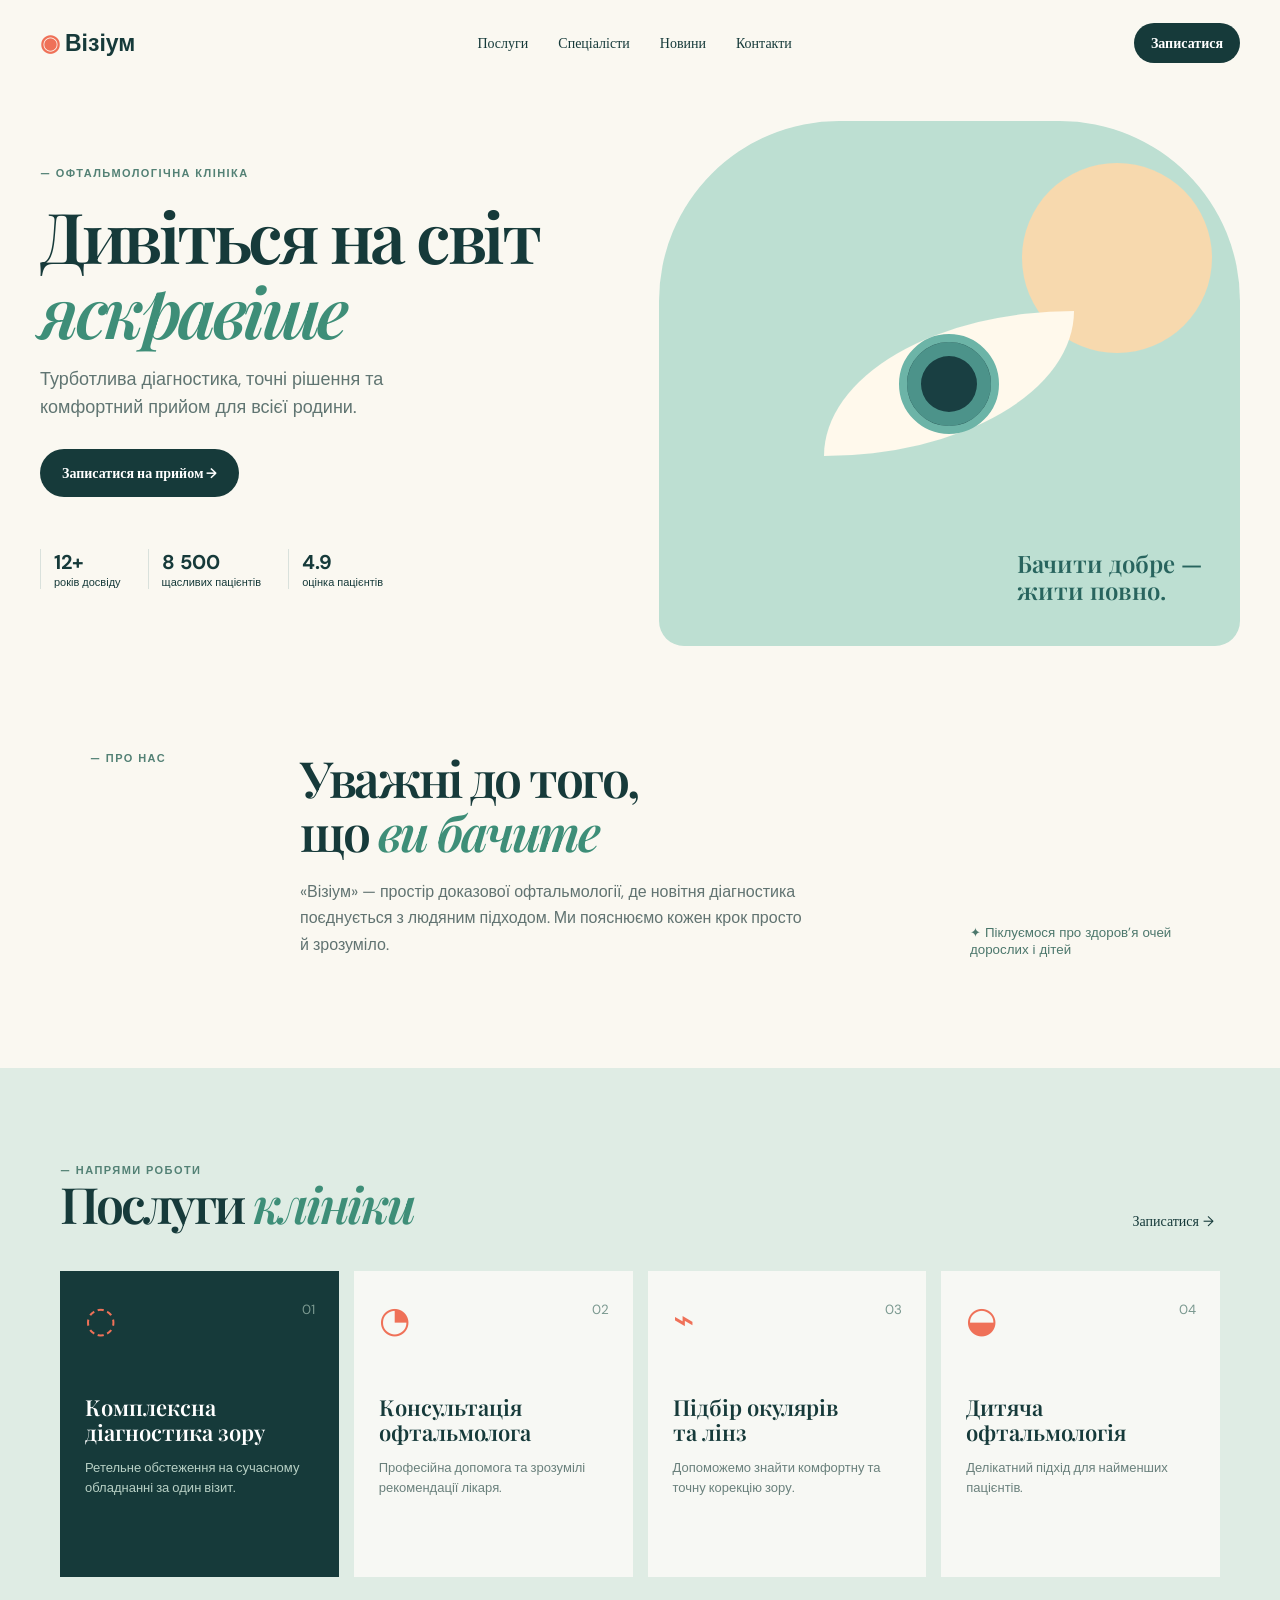
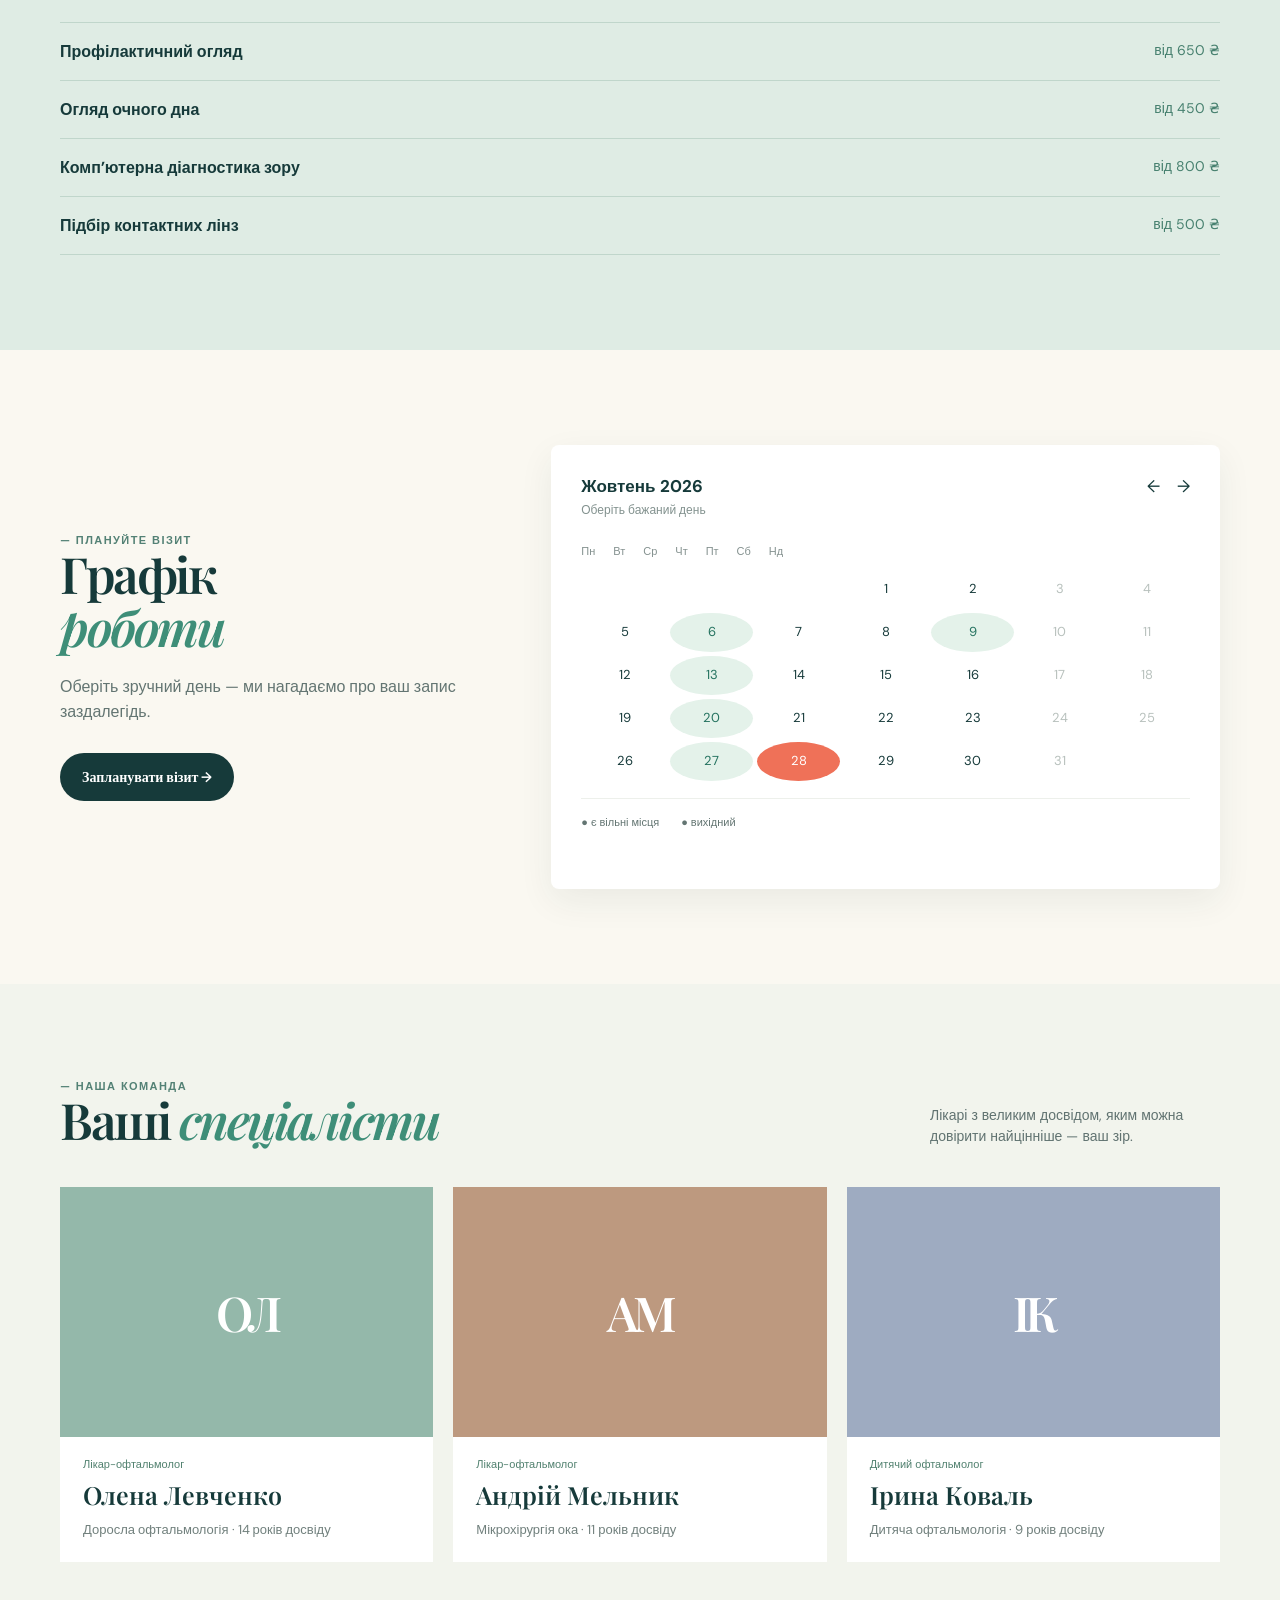
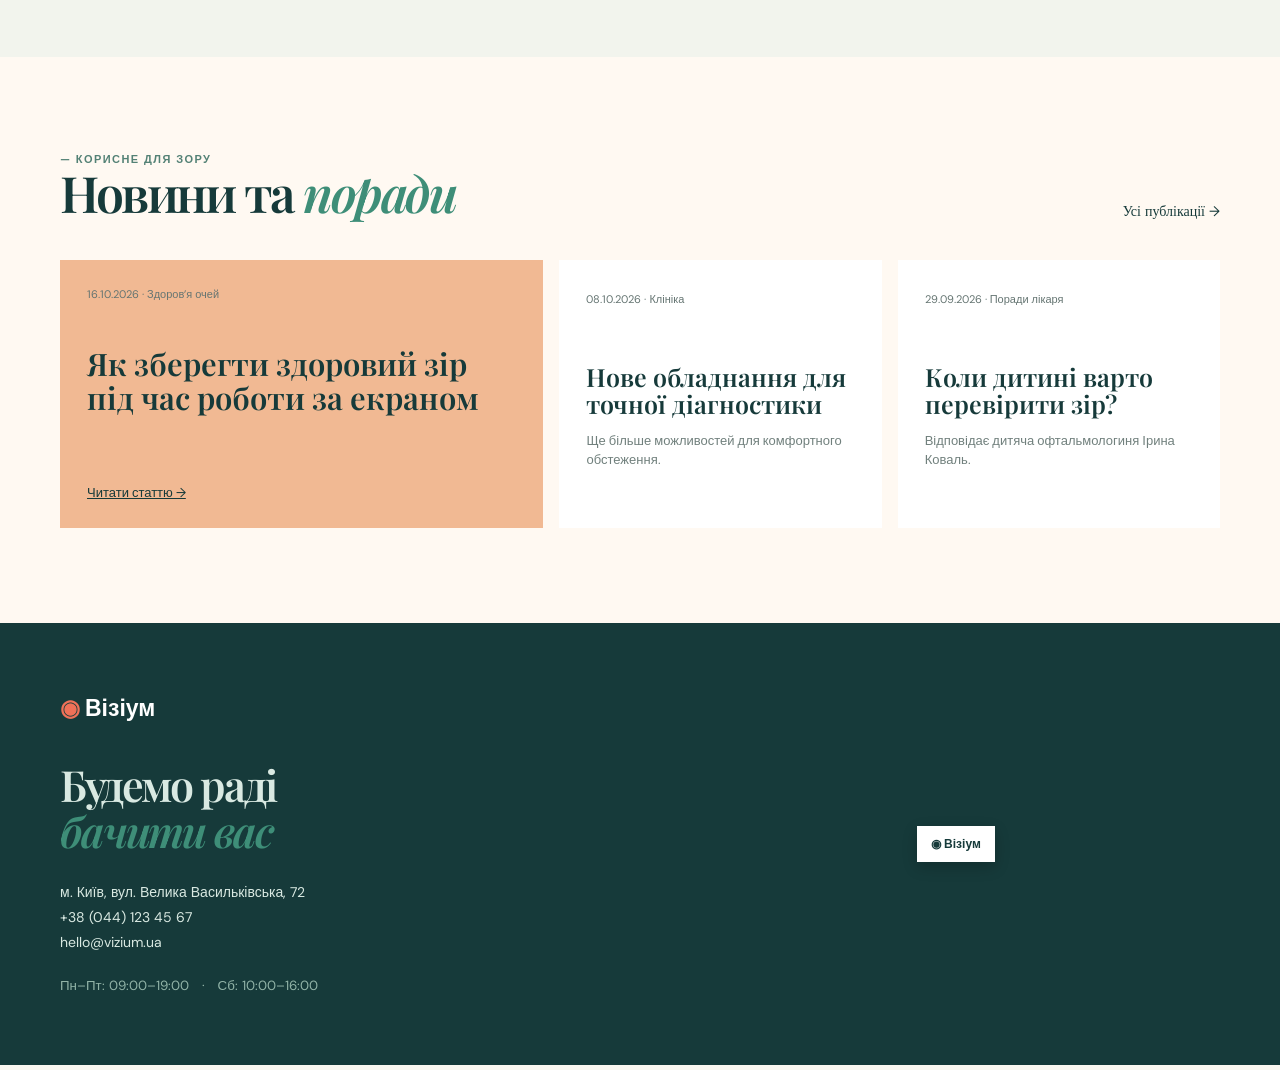
<file: index.html>
<!doctype html>
<html lang="uk">
<head><meta charset="utf-8"><meta name="viewport" content="width=device-width,initial-scale=1"><title>Візіум — офтальмологічна клініка</title><link rel="preconnect" href="https://fonts.googleapis.com"><link rel="preconnect" href="https://fonts.gstatic.com" crossorigin><link href="https://fonts.googleapis.com/css2?family=DM+Sans:wght@400;500;600;700&family=Playfair+Display:wght@600;700&display=swap" rel="stylesheet"><link rel="stylesheet" href="style.css"></head>
<body><header><a class="brand" href="#top"><i>◉</i> Візіум</a><nav><a href="services.html">Послуги</a><a href="doctors.html">Спеціалісти</a><a href="news.html">Новини</a><a href="contacts.html">Контакти</a></nav><button class="btn mini open-modal">Записатися</button></header>
<main id="top">
<section class="hero"><div><p class="eyebrow">— ОФТАЛЬМОЛОГІЧНА КЛІНІКА</p><h1>Дивіться на світ <em>яскравіше</em></h1><p class="lead">Турботлива діагностика, точні рішення та комфортний прийом для всієї родини.</p><button class="btn open-modal">Записатися на прийом →</button><div class="stats"><span><b>12+</b>років досвіду</span><span><b>8 500</b>щасливих пацієнтів</span><span><b>4.9</b>оцінка пацієнтів</span></div></div><div class="art"><div class="sun"></div><div class="eye"><span></span></div><p>Бачити добре —<br>жити повно.</p></div></section>
<section class="about"><p class="eyebrow">— ПРО НАС</p><div><h2>Уважні до того,<br>що <em>ви бачите</em></h2><p>«Візіум» — простір доказової офтальмології, де новітня діагностика поєднується з людяним підходом. Ми пояснюємо кожен крок просто й зрозуміло.</p></div><small>✦ Піклуємося про здоров’я очей дорослих і дітей</small></section>
<section id="services" class="services"><div class="title"><div><p class="eyebrow">— НАПРЯМИ РОБОТИ</p><h2>Послуги <em>клініки</em></h2></div><button class="link-btn open-modal">Записатися →</button></div><div class="cards"><article class="primary"><i>◌</i><small>01</small><h3>Комплексна<br>діагностика зору</h3><p>Ретельне обстеження на сучасному обладнанні за один візит.</p></article><article><i>◔</i><small>02</small><h3>Консультація<br>офтальмолога</h3><p>Професійна допомога та зрозумілі рекомендації лікаря.</p></article><article><i>⌁</i><small>03</small><h3>Підбір окулярів<br>та лінз</h3><p>Допоможемо знайти комфортну та точну корекцію зору.</p></article><article><i>◒</i><small>04</small><h3>Дитяча<br>офтальмологія</h3><p>Делікатний підхід для найменших пацієнтів.</p></article></div><div class="service-list"><div><b>Профілактичний огляд</b><span>від 650 ₴</span></div><div><b>Огляд очного дна</b><span>від 450 ₴</span></div><div><b>Комп’ютерна діагностика зору</b><span>від 800 ₴</span></div><div><b>Підбір контактних лінз</b><span>від 500 ₴</span></div></div></section>
<section id="schedule" class="schedule"><div><p class="eyebrow">— ПЛАНУЙТЕ ВІЗИТ</p><h2>Графік<br><em>роботи</em></h2><p>Оберіть зручний день — ми нагадаємо про ваш запис заздалегідь.</p><button class="btn open-modal">Запланувати візит →</button></div><div class="calendar"><div class="calhead"><b>Жовтень 2026</b><span>←　→</span></div><small>Оберіть бажаний день</small><div class="week">Пн Вт Ср Чт Пт Сб Нд</div><div id="dates" class="dates"></div><p class="legend">● є вільні місця　　● вихідний</p></div></section>
<section id="doctors" class="doctors"><div class="title"><div><p class="eyebrow">— НАША КОМАНДА</p><h2>Ваші <em>спеціалісти</em></h2></div><p>Лікарі з великим досвідом, яким можна довірити найцінніше — ваш зір.</p></div><div class="doctor-grid"><article><div class="portrait one">ОЛ</div><small>Лікар-офтальмолог</small><h3>Олена Левченко</h3><p>Доросла офтальмологія · 14 років досвіду</p></article><article><div class="portrait two">АМ</div><small>Лікар-офтальмолог</small><h3>Андрій Мельник</h3><p>Мікрохірургія ока · 11 років досвіду</p></article><article><div class="portrait three">ІК</div><small>Дитячий офтальмолог</small><h3>Ірина Коваль</h3><p>Дитяча офтальмологія · 9 років досвіду</p></article></div></section>
<section id="news" class="news"><div class="title"><div><p class="eyebrow">— КОРИСНЕ ДЛЯ ЗОРУ</p><h2>Новини та <em>поради</em></h2></div><a href="news.html">Усі публікації →</a></div><div class="news-grid"><article class="news-main"><span>16.10.2026 · Здоров’я очей</span><h3>Як зберегти здоровий зір під час роботи за екраном</h3><a href="#news">Читати статтю →</a></article><article><span>08.10.2026 · Клініка</span><h3>Нове обладнання для точної діагностики</h3><p>Ще більше можливостей для комфортного обстеження.</p></article><article><span>29.09.2026 · Поради лікаря</span><h3>Коли дитині варто перевірити зір?</h3><p>Відповідає дитяча офтальмологиня Ірина Коваль.</p></article></div></section>
</main>
<footer id="contacts"><div><a class="brand" href="#top"><i>◉</i> Візіум</a><h2>Будемо раді<br><em>бачити вас</em></h2><p>м. Київ, вул. Велика Васильківська, 72<br>+38 (044) 123 45 67<br>hello@vizium.ua</p><small>Пн–Пт: 09:00–19:00　·　Сб: 10:00–16:00</small></div><div class="map"><iframe title="Карта клініки" src="https://www.openstreetmap.org/export/embed.html?bbox=30.506%2C50.437%2C30.526%2C50.447&layer=mapnik&marker=50.442%2C30.516"></iframe><b>◉ Візіум</b></div></footer>
<div class="modal" id="modal" aria-hidden="true"><div class="modal-card"><button class="close-modal" aria-label="Закрити">×</button><p class="eyebrow">— ЗАПИС НА ПРИЙОМ</p><h2>Оберіть зручний<br><em>час для візиту</em></h2><p>Залиште контакти, і адміністратор зателефонує вам для підтвердження запису.</p><form id="booking-form"><label>Ваше ім’я<input required placeholder="Ім’я та прізвище"></label><label>Номер телефону<input required type="tel" placeholder="+38 (___) ___ __ __"></label><label>Послуга<select><option>Консультація офтальмолога</option><option>Комплексна діагностика</option><option>Підбір окулярів та лінз</option><option>Дитяча офтальмологія</option></select></label><button class="btn" type="submit">Надіслати заявку →</button><output></output></form></div></div>
<script src="script.js"></script></body></html>
</file>
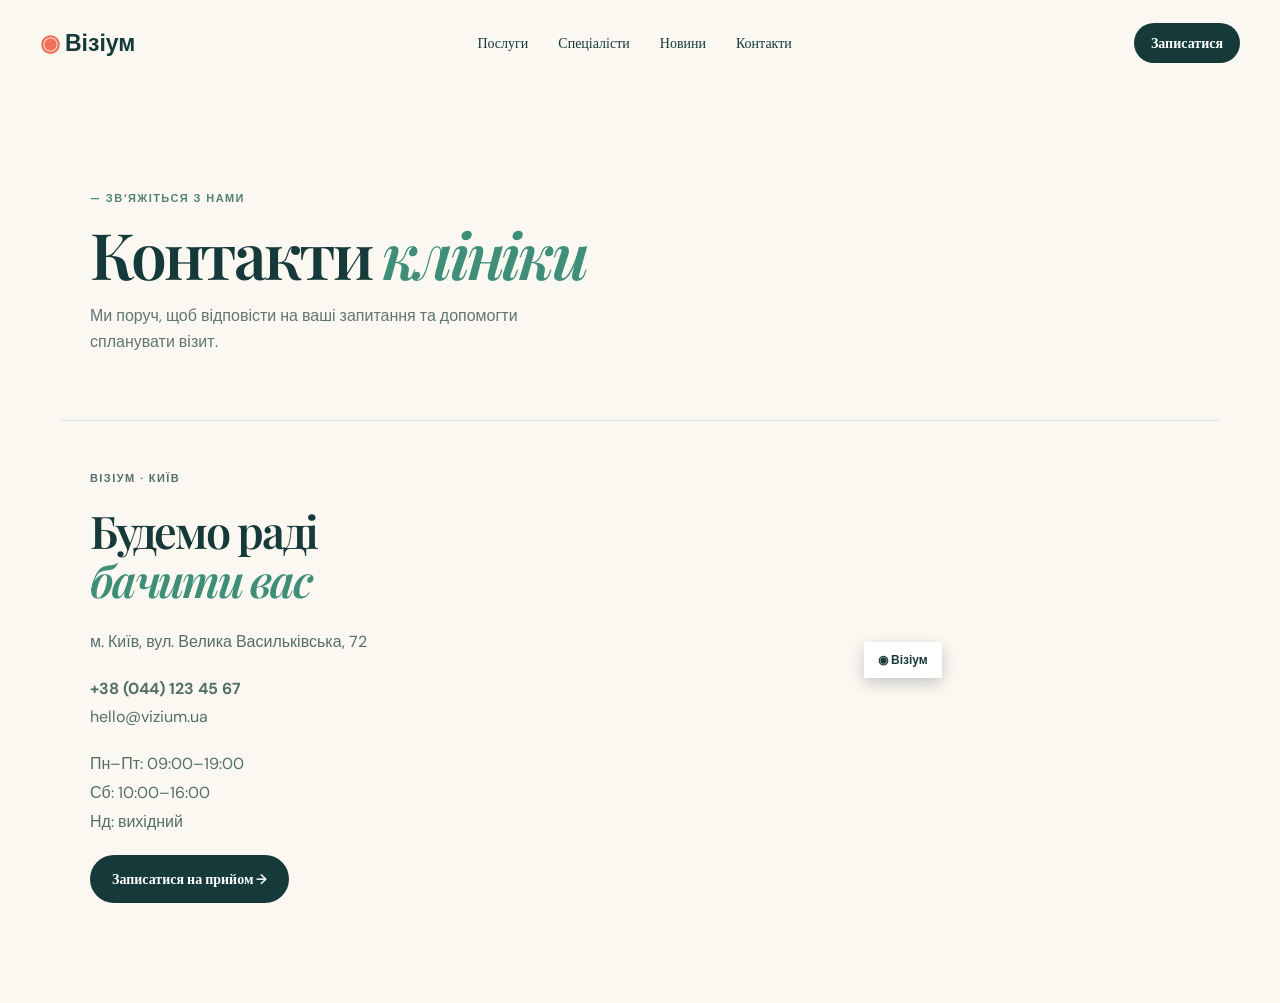
<file: contacts.html>
<!doctype html><html lang="uk"><head><meta charset="utf-8"><meta name="viewport" content="width=device-width,initial-scale=1"><title>Контакти — Візіум</title><link rel="preconnect" href="https://fonts.googleapis.com"><link rel="preconnect" href="https://fonts.gstatic.com" crossorigin><link href="https://fonts.googleapis.com/css2?family=DM+Sans:wght@400;500;600;700&family=Playfair+Display:wght@600;700&display=swap" rel="stylesheet"><link rel="stylesheet" href="style.css"></head><body><header><a class="brand" href="index.html"><i>◉</i> Візіум</a><nav><a href="services.html">Послуги</a><a href="doctors.html">Спеціалісти</a><a href="news.html">Новини</a><a href="contacts.html">Контакти</a></nav><button class="btn mini open-modal">Записатися</button></header><main><section class="page-head"><p class="eyebrow">— ЗВ’ЯЖІТЬСЯ З НАМИ</p><h1>Контакти <em>клініки</em></h1><p>Ми поруч, щоб відповісти на ваші запитання та допомогти спланувати візит.</p></section><section class="contacts-page"><div><p class="eyebrow">ВІЗІУМ · КИЇВ</p><h2>Будемо раді<br><em>бачити вас</em></h2><p>м. Київ, вул. Велика Васильківська, 72</p><p><b>+38 (044) 123 45 67</b><br>hello@vizium.ua</p><p>Пн–Пт: 09:00–19:00<br>Сб: 10:00–16:00<br>Нд: вихідний</p><button class="btn open-modal">Записатися на прийом →</button></div><div class="map"><iframe title="Карта клініки" src="https://www.openstreetmap.org/export/embed.html?bbox=30.506%2C50.437%2C30.526%2C50.447&layer=mapnik&marker=50.442%2C30.516"></iframe><b>◉ Візіум</b></div></section></main><script src="script.js"></script></body></html>
</file>
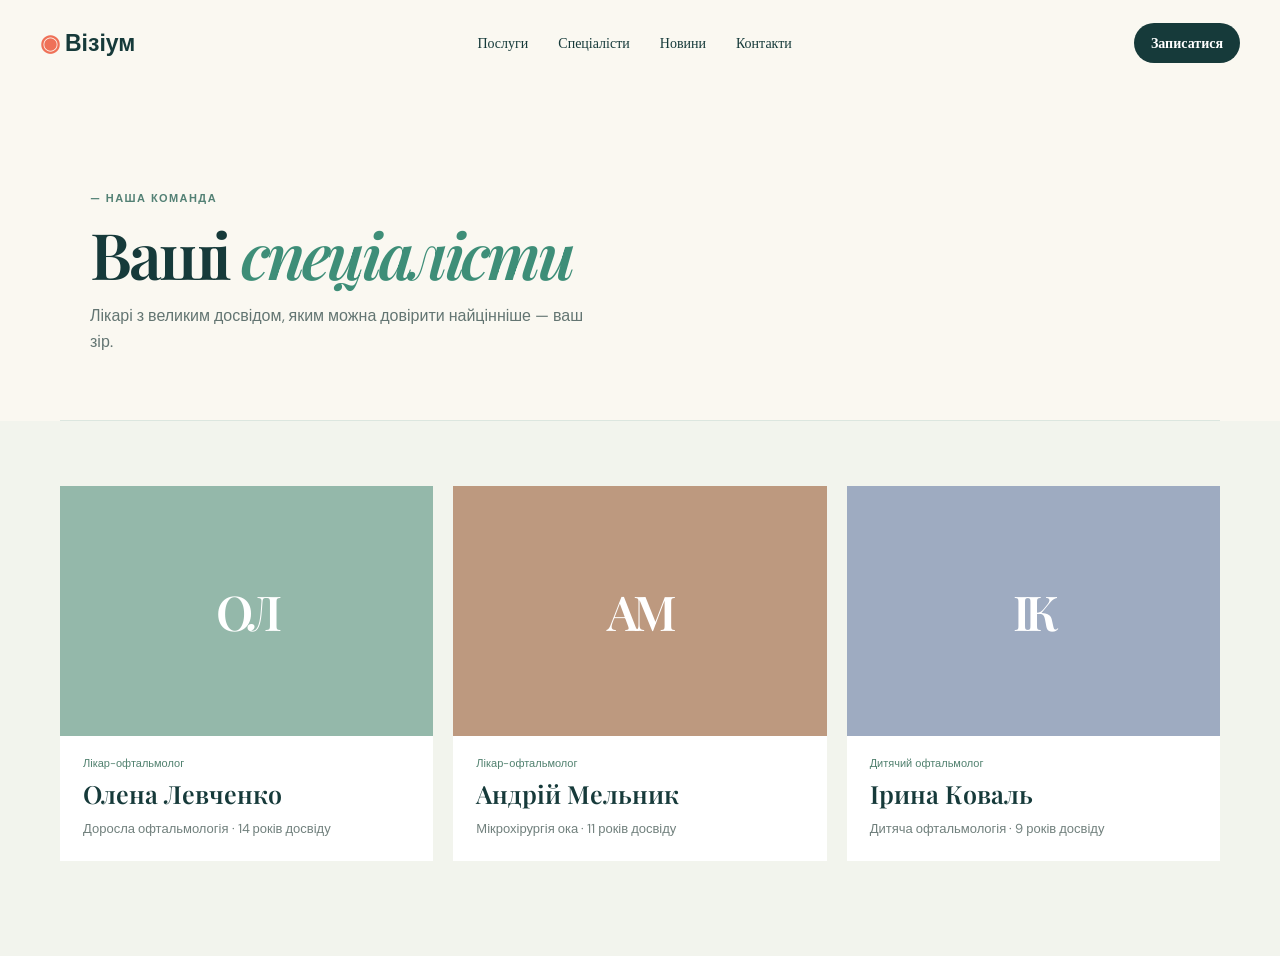
<file: doctors.html>
<!doctype html><html lang="uk"><head><meta charset="utf-8"><meta name="viewport" content="width=device-width,initial-scale=1"><title>Спеціалісти — Візіум</title><link rel="preconnect" href="https://fonts.googleapis.com"><link rel="preconnect" href="https://fonts.gstatic.com" crossorigin><link href="https://fonts.googleapis.com/css2?family=DM+Sans:wght@400;500;600;700&family=Playfair+Display:wght@600;700&display=swap" rel="stylesheet"><link rel="stylesheet" href="style.css"></head><body><header><a class="brand" href="index.html"><i>◉</i> Візіум</a><nav><a href="services.html">Послуги</a><a href="doctors.html">Спеціалісти</a><a href="news.html">Новини</a><a href="contacts.html">Контакти</a></nav><button class="btn mini open-modal">Записатися</button></header><main><section class="page-head"><p class="eyebrow">— НАША КОМАНДА</p><h1>Ваші <em>спеціалісти</em></h1><p>Лікарі з великим досвідом, яким можна довірити найцінніше — ваш зір.</p></section><section class="doctors page-section"><div class="doctor-grid"><article><div class="portrait one">ОЛ</div><small>Лікар-офтальмолог</small><h3>Олена Левченко</h3><p>Доросла офтальмологія · 14 років досвіду</p></article><article><div class="portrait two">АМ</div><small>Лікар-офтальмолог</small><h3>Андрій Мельник</h3><p>Мікрохірургія ока · 11 років досвіду</p></article><article><div class="portrait three">ІК</div><small>Дитячий офтальмолог</small><h3>Ірина Коваль</h3><p>Дитяча офтальмологія · 9 років досвіду</p></article></div></section></main><script src="script.js"></script></body></html>
</file>
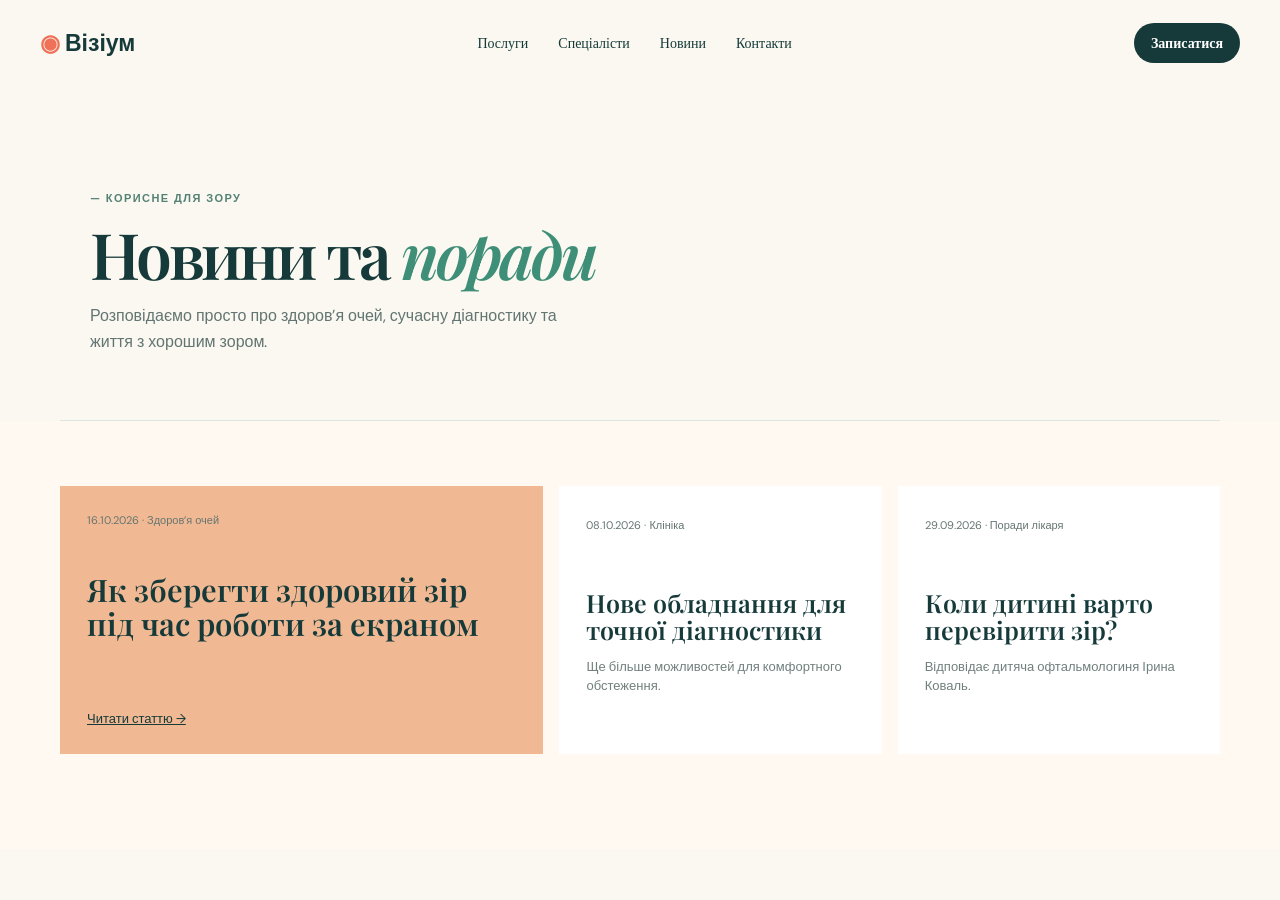
<file: news.html>
<!doctype html><html lang="uk"><head><meta charset="utf-8"><meta name="viewport" content="width=device-width,initial-scale=1"><title>Новини — Візіум</title><link rel="preconnect" href="https://fonts.googleapis.com"><link rel="preconnect" href="https://fonts.gstatic.com" crossorigin><link href="https://fonts.googleapis.com/css2?family=DM+Sans:wght@400;500;600;700&family=Playfair+Display:wght@600;700&display=swap" rel="stylesheet"><link rel="stylesheet" href="style.css"></head><body><header><a class="brand" href="index.html"><i>◉</i> Візіум</a><nav><a href="services.html">Послуги</a><a href="doctors.html">Спеціалісти</a><a href="news.html">Новини</a><a href="contacts.html">Контакти</a></nav><button class="btn mini open-modal">Записатися</button></header><main><section class="page-head"><p class="eyebrow">— КОРИСНЕ ДЛЯ ЗОРУ</p><h1>Новини та <em>поради</em></h1><p>Розповідаємо просто про здоров’я очей, сучасну діагностику та життя з хорошим зором.</p></section><section class="news page-section"><div class="news-grid"><article class="news-main"><span>16.10.2026 · Здоров’я очей</span><h3>Як зберегти здоровий зір під час роботи за екраном</h3><a href="#">Читати статтю →</a></article><article><span>08.10.2026 · Клініка</span><h3>Нове обладнання для точної діагностики</h3><p>Ще більше можливостей для комфортного обстеження.</p></article><article><span>29.09.2026 · Поради лікаря</span><h3>Коли дитині варто перевірити зір?</h3><p>Відповідає дитяча офтальмологиня Ірина Коваль.</p></article></div></section></main><script src="script.js"></script></body></html>
</file>
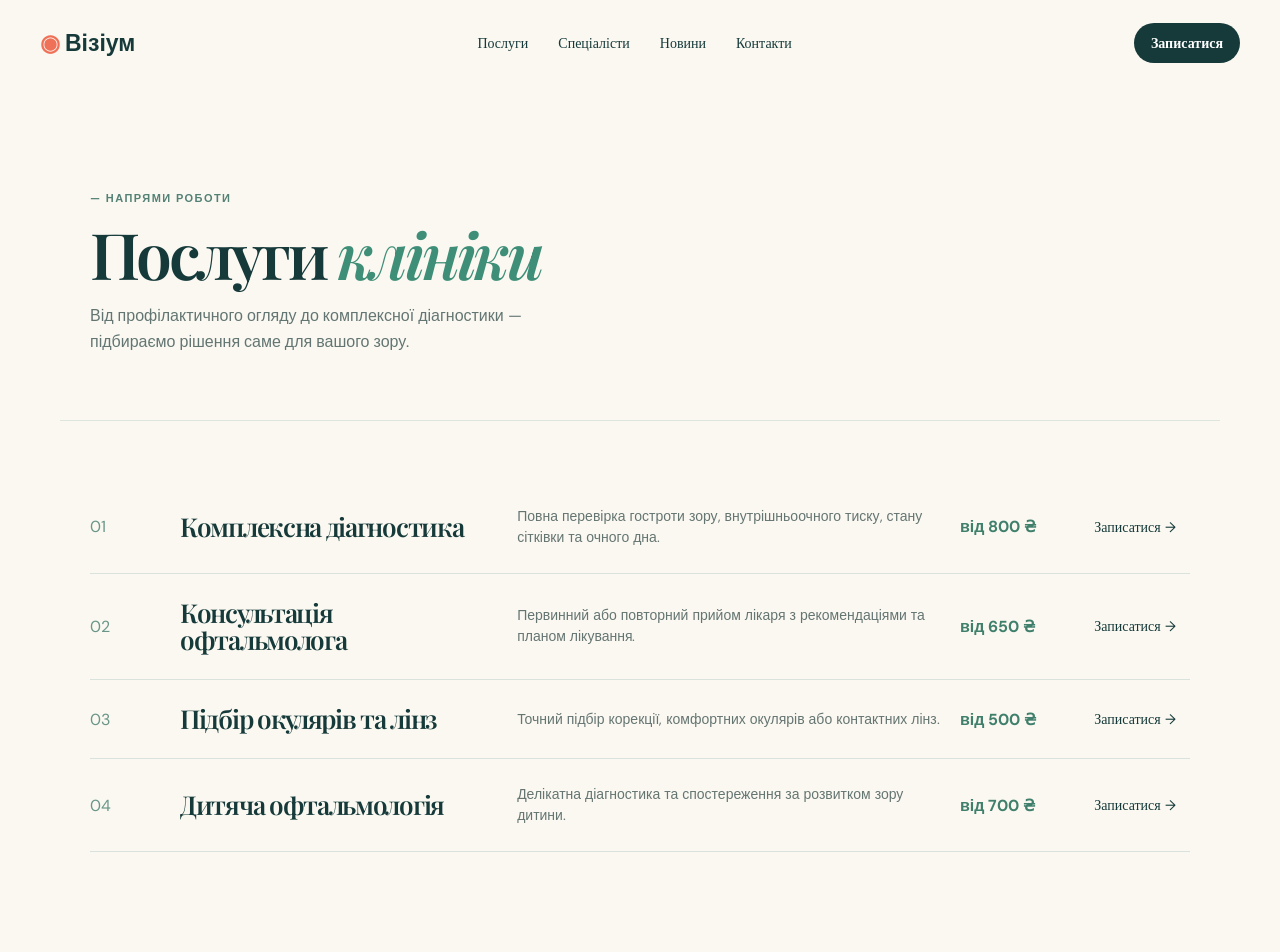
<file: services.html>
<!doctype html><html lang="uk"><head><meta charset="utf-8"><meta name="viewport" content="width=device-width,initial-scale=1"><title>Послуги — Візіум</title><link rel="preconnect" href="https://fonts.googleapis.com"><link rel="preconnect" href="https://fonts.gstatic.com" crossorigin><link href="https://fonts.googleapis.com/css2?family=DM+Sans:wght@400;500;600;700&family=Playfair+Display:wght@600;700&display=swap" rel="stylesheet"><link rel="stylesheet" href="style.css"></head><body><header><a class="brand" href="index.html"><i>◉</i> Візіум</a><nav><a href="services.html">Послуги</a><a href="doctors.html">Спеціалісти</a><a href="news.html">Новини</a><a href="contacts.html">Контакти</a></nav><button class="btn mini open-modal">Записатися</button></header><main><section class="page-head"><p class="eyebrow">— НАПРЯМИ РОБОТИ</p><h1>Послуги <em>клініки</em></h1><p>Від профілактичного огляду до комплексної діагностики — підбираємо рішення саме для вашого зору.</p></section><section class="catalog"><article><span>01</span><h2>Комплексна діагностика</h2><p>Повна перевірка гостроти зору, внутрішньоочного тиску, стану сітківки та очного дна.</p><b>від 800 ₴</b><button class="link-btn open-modal">Записатися →</button></article><article><span>02</span><h2>Консультація офтальмолога</h2><p>Первинний або повторний прийом лікаря з рекомендаціями та планом лікування.</p><b>від 650 ₴</b><button class="link-btn open-modal">Записатися →</button></article><article><span>03</span><h2>Підбір окулярів та лінз</h2><p>Точний підбір корекції, комфортних окулярів або контактних лінз.</p><b>від 500 ₴</b><button class="link-btn open-modal">Записатися →</button></article><article><span>04</span><h2>Дитяча офтальмологія</h2><p>Делікатна діагностика та спостереження за розвитком зору дитини.</p><b>від 700 ₴</b><button class="link-btn open-modal">Записатися →</button></article></section></main><div class="modal" id="modal"><div class="modal-card"><button class="close-modal">×</button><p class="eyebrow">— ЗАПИС НА ПРИЙОМ</p><h2>Оберіть <em>час</em></h2><form id="booking-form"><label>Ваше ім’я<input required placeholder="Ім’я та прізвище"></label><label>Номер телефону<input required placeholder="+38 (___) ___ __ __"></label><button class="btn">Надіслати заявку →</button><output></output></form></div></div><script src="script.js"></script></body></html>
</file>
<file: style.css>
:root{--ink:#163a3a;--sage:#dfece4;--cream:#faf8f1;--coral:#ef7158}*{box-sizing:border-box}html{scroll-behavior:smooth}body{margin:0;background:var(--cream);color:var(--ink);font:16px 'DM Sans',sans-serif}body.modal-open{overflow:hidden}h1,h2,h3,p{margin:0}h1,h2{font:600 50px/1.07 'Playfair Display',serif;letter-spacing:-.05em}em{color:#3e8e78}.eyebrow{font-size:11px;letter-spacing:.13em;color:#538175;font-weight:700}.brand{color:var(--ink);font-weight:700;font-size:23px;text-decoration:none}.brand i{font-style:normal;color:var(--coral)}header{height:86px;max-width:1260px;margin:auto;padding:0 30px;display:flex;align-items:center;justify-content:space-between}nav{display:flex;gap:30px}nav a,.title>a,.link-btn{color:var(--ink);text-decoration:none;font:14px 'DM Sans';border:0;background:none;cursor:pointer}.btn{display:inline-flex;gap:15px;align-items:center;background:var(--ink);color:#fff;text-decoration:none;border:0;border-radius:28px;padding:15px 22px;font:600 14px 'DM Sans';cursor:pointer}.mini{padding:11px 17px}.hero{max-width:1260px;margin:35px auto 105px;padding:0 30px;display:grid;grid-template-columns:1fr 1.04fr;gap:60px}.hero>div:first-child{padding:45px 0}.hero h1{font-size:70px;max-width:530px;margin:18px 0}.lead{max-width:420px;color:#607572;font-size:18px;line-height:1.55;margin-bottom:27px}.stats{display:flex;gap:27px;margin-top:52px}.stats span{font-size:11px;padding-left:13px;border-left:1px solid #d9e1dc}.stats b{display:block;font-size:20px}.art{min-height:525px;position:relative;overflow:hidden;background:#bddfd2;border-radius:180px 180px 25px 25px}.sun{position:absolute;right:28px;top:42px;width:190px;height:190px;border-radius:50%;background:#f7d9ae}.eye{position:absolute;top:190px;left:50%;transform:translateX(-50%);width:250px;height:145px;border-radius:100% 0;background:#fff9ec;display:grid;place-items:center}.eye span{width:100px;height:100px;border:8px solid #6cb4a7;background:#193f42;border-radius:50%;box-shadow:inset 0 0 0 14px #4c938a}.art p{position:absolute;right:38px;bottom:43px;font:600 24px/1.1 'Playfair Display';color:#28645e}.about{max-width:1160px;margin:0 auto 110px;padding:0 30px;display:grid;grid-template-columns:170px 1fr 220px;gap:40px}.about p:not(.eyebrow){max-width:510px;line-height:1.65;color:#617371;margin-top:21px}.about small{align-self:end;color:#4c776c}.services,.doctors,.news{padding:95px max(30px,calc((100% - 1160px)/2))}.services{background:var(--sage)}.title{display:flex;align-items:end;justify-content:space-between;margin-bottom:40px}.title>p{max-width:290px;line-height:1.5;color:#617371;font-size:14px}.cards{display:grid;grid-template-columns:repeat(4,1fr);gap:15px}.cards article{position:relative;min-height:306px;padding:25px;background:#f7f8f4}.cards .primary{background:var(--ink);color:#fff}.cards i{font-size:36px;color:var(--coral);font-style:normal}.cards small{position:absolute;right:24px;top:30px;color:#7b9990}.cards h3{font:600 22px/1.15 'Playfair Display';margin-top:52px}.cards p{font-size:13px;line-height:1.5;color:#6a807c;margin-top:13px}.primary p{color:#b8d0c5}.service-list{margin-top:45px;border-top:1px solid #c0d6cb}.service-list div{padding:18px 0;border-bottom:1px solid #c0d6cb;display:flex;justify-content:space-between}.service-list span{color:#47806f;font-size:14px}.schedule{max-width:1160px;margin:auto;padding:95px 0;display:grid;grid-template-columns:.75fr 1.25fr;gap:90px;align-items:center}.schedule>div>p:not(.eyebrow){margin:20px 0 28px;color:#637572;line-height:1.6}.calendar{background:#fff;padding:30px;border-radius:8px;box-shadow:0 12px 35px #163a3a12}.calhead{display:flex;justify-content:space-between;font-size:17px}.calendar>small{font-size:12px;color:#83928f}.week{word-spacing:15px;font-size:11px;color:#84918f;margin:25px 0 10px}.dates{display:grid;grid-template-columns:repeat(7,1fr);text-align:center}.dates span{height:39px;padding-top:10px;font-size:13px;margin:2px;border-radius:50%;cursor:pointer}.dates .open{background:#e4f2ea;color:#24725f}.dates .active{background:var(--coral);color:#fff}.dates .off{color:#b8c1bd}.legend{border-top:1px solid #edf0eb;padding-top:15px;margin-top:15px!important;font-size:11px;color:#768482}.doctors{background:#f2f4ed}.doctor-grid{display:grid;grid-template-columns:repeat(3,1fr);gap:20px}.doctor-grid article{background:#fff;padding-bottom:23px}.portrait{height:250px;display:grid;place-items:center;color:#fff;font:600 48px 'Playfair Display';letter-spacing:-.1em}.one{background:#94b8aa}.two{background:#bd997f}.three{background:#9eabc1}.doctor-grid small,.doctor-grid h3,.doctor-grid p{display:block;margin-left:23px;margin-right:23px}.doctor-grid small{font-size:11px;color:#51816f;margin-top:20px}.doctor-grid h3{font:600 25px 'Playfair Display';margin-top:7px}.doctor-grid p{font-size:13px;line-height:1.5;color:#71807d;margin-top:9px}.news{background:#fff9f2}.news-grid{display:grid;grid-template-columns:1.5fr 1fr 1fr;gap:16px}.news-grid article{min-height:268px;padding:27px;background:#fff}.news-grid .news-main{background:#f1b993;color:var(--ink);display:flex;flex-direction:column}.news-grid span{font-size:11px;color:#657572}.news-grid h3{font:600 25px/1.1 'Playfair Display';margin:55px 0 13px}.news-grid .news-main h3{font-size:31px;margin:45px 0 auto}.news-grid p{font-size:13px;line-height:1.5;color:#71807d}.news-grid a{color:var(--ink);font-size:13px}footer{background:var(--ink);color:#d9e9e2;display:grid;grid-template-columns:1fr 1.15fr}footer>div:first-child{padding:70px max(30px,calc((100vw - 1160px)/2))}footer .brand{color:#fff}footer h2{font-size:43px;margin:38px 0 27px}footer p{font-size:14px;line-height:1.8}footer small{display:block;margin-top:22px;color:#91b3a7}.map{position:relative;min-height:390px}.map iframe{width:100%;height:100%;border:0;filter:saturate(.55)}.map b{position:absolute;top:46%;left:47%;padding:10px 14px;background:#fff;color:var(--ink);box-shadow:0 5px 15px #0003;font-size:12px}.modal{position:fixed;inset:0;display:none;place-items:center;background:#0d2b2b99;z-index:20;padding:20px}.modal.show{display:grid}.modal-card{position:relative;width:min(100%,500px);background:#fffaf4;border-radius:10px;padding:38px}.modal-card h2{font-size:38px;margin:13px 0}.modal-card>p:not(.eyebrow){line-height:1.55;color:#657572;margin-bottom:22px}.close-modal{position:absolute;right:19px;top:15px;border:0;background:none;font-size:29px;color:var(--ink);cursor:pointer}.modal form{display:grid;gap:13px}.modal label{font-size:12px;font-weight:600;color:#687573}.modal input,.modal select{display:block;width:100%;padding:13px;margin-top:5px;border:1px solid #dce2db;border-radius:3px;background:#fff;font:14px 'DM Sans'}output{font-size:13px;color:#32735f}@media(max-width:800px){header{padding:0 20px}nav{display:none}.hero,.schedule,footer{grid-template-columns:1fr}.hero{padding:0 20px;margin-bottom:70px}.hero h1{font-size:52px}.art{min-height:400px}.about{grid-template-columns:1fr;padding:0 20px;margin-bottom:70px}.about small{margin-top:10px}.services,.doctors,.news{padding:70px 20px}.cards{grid-template-columns:repeat(2,1fr)}.schedule{padding:70px 20px;gap:38px}.doctor-grid,.news-grid{grid-template-columns:1fr}.map{min-height:300px}footer>div:first-child{padding:60px 20px}.title{align-items:flex-start;flex-direction:column;gap:15px}}@media(max-width:450px){.cards{grid-template-columns:1fr}.stats{gap:14px}.stats b{font-size:16px}.modal-card{padding:30px 22px}}
.page-head{max-width:1160px;margin:55px auto 0;padding:50px 30px 65px;border-bottom:1px solid #dce6df}.page-head h1{font-size:64px;margin:15px 0}.page-head>p:last-child{max-width:510px;color:#637572;line-height:1.6}.page-section{padding-top:65px;padding-bottom:95px}.catalog{max-width:1160px;margin:auto;padding:60px 30px 100px}.catalog article{display:grid;grid-template-columns:70px 1.5fr 2fr 100px 110px;gap:20px;align-items:center;padding:25px 0;border-bottom:1px solid #d9e2dc}.catalog span{color:#6a9689}.catalog h2{font-size:26px}.catalog p{color:#657572;line-height:1.5;font-size:14px}.catalog b{color:#3f7f6c}.contacts-page{max-width:1160px;margin:auto;padding:0 30px 100px;display:grid;grid-template-columns:.8fr 1.2fr;gap:75px}.contacts-page>div:first-child{padding-top:30px}.contacts-page h2{font-size:45px;margin:16px 0 25px}.contacts-page p{line-height:1.8;color:#556e6b;margin:18px 0}.contacts-page .map{border-radius:5px;overflow:hidden}@media(max-width:800px){.page-head{margin-top:15px;padding:35px 20px 45px}.page-head h1{font-size:48px}.catalog{padding:35px 20px 70px}.catalog article{grid-template-columns:40px 1fr;gap:12px}.catalog article p{grid-column:2}.catalog article b,.catalog article button{grid-column:2;justify-self:start}.contacts-page{padding:0 20px 70px;grid-template-columns:1fr;gap:30px}.page-section{padding-top:40px;padding-bottom:70px}}
.modal-card{max-height:92vh;overflow:auto}.modal-intro{font-size:14px!important;margin-bottom:18px!important}.form-row{display:grid;grid-template-columns:1fr 1fr;gap:12px}.check{display:flex;gap:9px;align-items:flex-start;line-height:1.35;cursor:pointer}.check input{width:auto;margin:2px 0 0;accent-color:#3e8e78}@media(max-width:520px){.form-row{grid-template-columns:1fr}}
.form-row:has(#visit-date){grid-template-columns:1.15fr 1fr 1fr}@media(max-width:700px){.form-row:has(#visit-date){grid-template-columns:1fr}}
.time-picker{grid-column:span 1}.time-picker>label{display:block}.time-slots{display:grid;grid-template-columns:repeat(4,1fr);gap:5px;margin-top:8px}.time-slots button{border:1px solid #dce2db;background:#fff;border-radius:5px;padding:7px 2px;color:#315c56;font:600 11px 'DM Sans';cursor:pointer}.time-slots button:hover,.time-slots button.chosen{background:#dff0e7;border-color:#70ad98}.time-slots button.busy{background:#f8e4df;color:#a25b4c;text-decoration:line-through}.time-slots button.busy i{font-style:normal;text-decoration:none}.busy-note{margin:9px 0 0!important;padding:8px 10px;background:#fff0ec!important;color:#b25043!important;border-radius:4px;font-size:11px!important;line-height:1.35!important}@media(max-width:520px){.time-slots{grid-template-columns:repeat(3,1fr)}}
.time-picker{grid-column:span 2;display:grid;grid-template-columns:1.08fr .92fr;gap:14px;align-items:start}.time-picker .time-area{min-width:0}.time-picker .time-slots{grid-template-columns:repeat(4,1fr)}.mini-calendar{border:1px solid #dce2db;border-radius:6px;padding:10px;background:#fff}.mini-calendar>b{display:block;text-align:center;font-size:12px;text-transform:capitalize;margin-bottom:9px}.calendar-week,.calendar-days{display:grid;grid-template-columns:repeat(7,1fr);gap:2px;text-align:center}.calendar-week span{font-size:8px;color:#82918e}.calendar-days{margin-top:5px}.calendar-days button{border:0;background:transparent;border-radius:50%;width:24px;height:24px;justify-self:center;color:#315c56;font:11px 'DM Sans';cursor:pointer}.calendar-days button:hover,.calendar-days button.selected{background:#3e8e78;color:white}.calendar-days button:disabled{color:#cbd4d0;cursor:not-allowed}.mini-calendar small{display:block;text-align:center;font-size:9px;color:#82918e;margin-top:7px}@media(max-width:700px){.time-picker{grid-column:span 1;grid-template-columns:1fr}.time-picker .time-slots{grid-template-columns:repeat(4,1fr)}}
/* Охайне компонування форми запису */
.modal-card{width:min(100%,760px);padding:38px 42px}.modal-card h2{font-size:42px}.modal-card form{gap:16px}.modal-card .form-row{grid-template-columns:1fr 1fr}.form-row:has(#visit-date){grid-template-columns:1fr 1fr}.booking-choice{padding:18px;background:#eef5ef;border:1px solid #d6e6db;border-radius:8px}.booking-choice .time-picker{display:grid;grid-template-columns:1.25fr .75fr;gap:22px}.booking-choice .time-slots{grid-template-columns:repeat(4,1fr);gap:6px}.booking-choice .mini-calendar{align-self:stretch;padding:12px}.booking-choice .calendar-days button{width:26px;height:26px}.booking-choice .time-area>label{max-width:180px}.modal-card>.eyebrow{margin-bottom:12px}@media(max-width:620px){.modal{padding:8px}.modal-card{width:100%;max-height:96vh;padding:29px 25px}.modal-card h2{font-size:35px}.modal-card .form-row,.form-row:has(#visit-date){grid-template-columns:1fr 1fr;gap:10px}.booking-choice{padding:12px}.booking-choice .time-picker{grid-template-columns:1fr;gap:14px}.booking-choice .mini-calendar{max-width:280px;margin:auto;width:100%}.booking-choice .time-area>label{max-width:100%}.booking-choice .time-slots{grid-template-columns:repeat(4,1fr)}}@media(max-width:390px){.modal-card .form-row,.form-row:has(#visit-date){grid-template-columns:1fr}}
</file>
